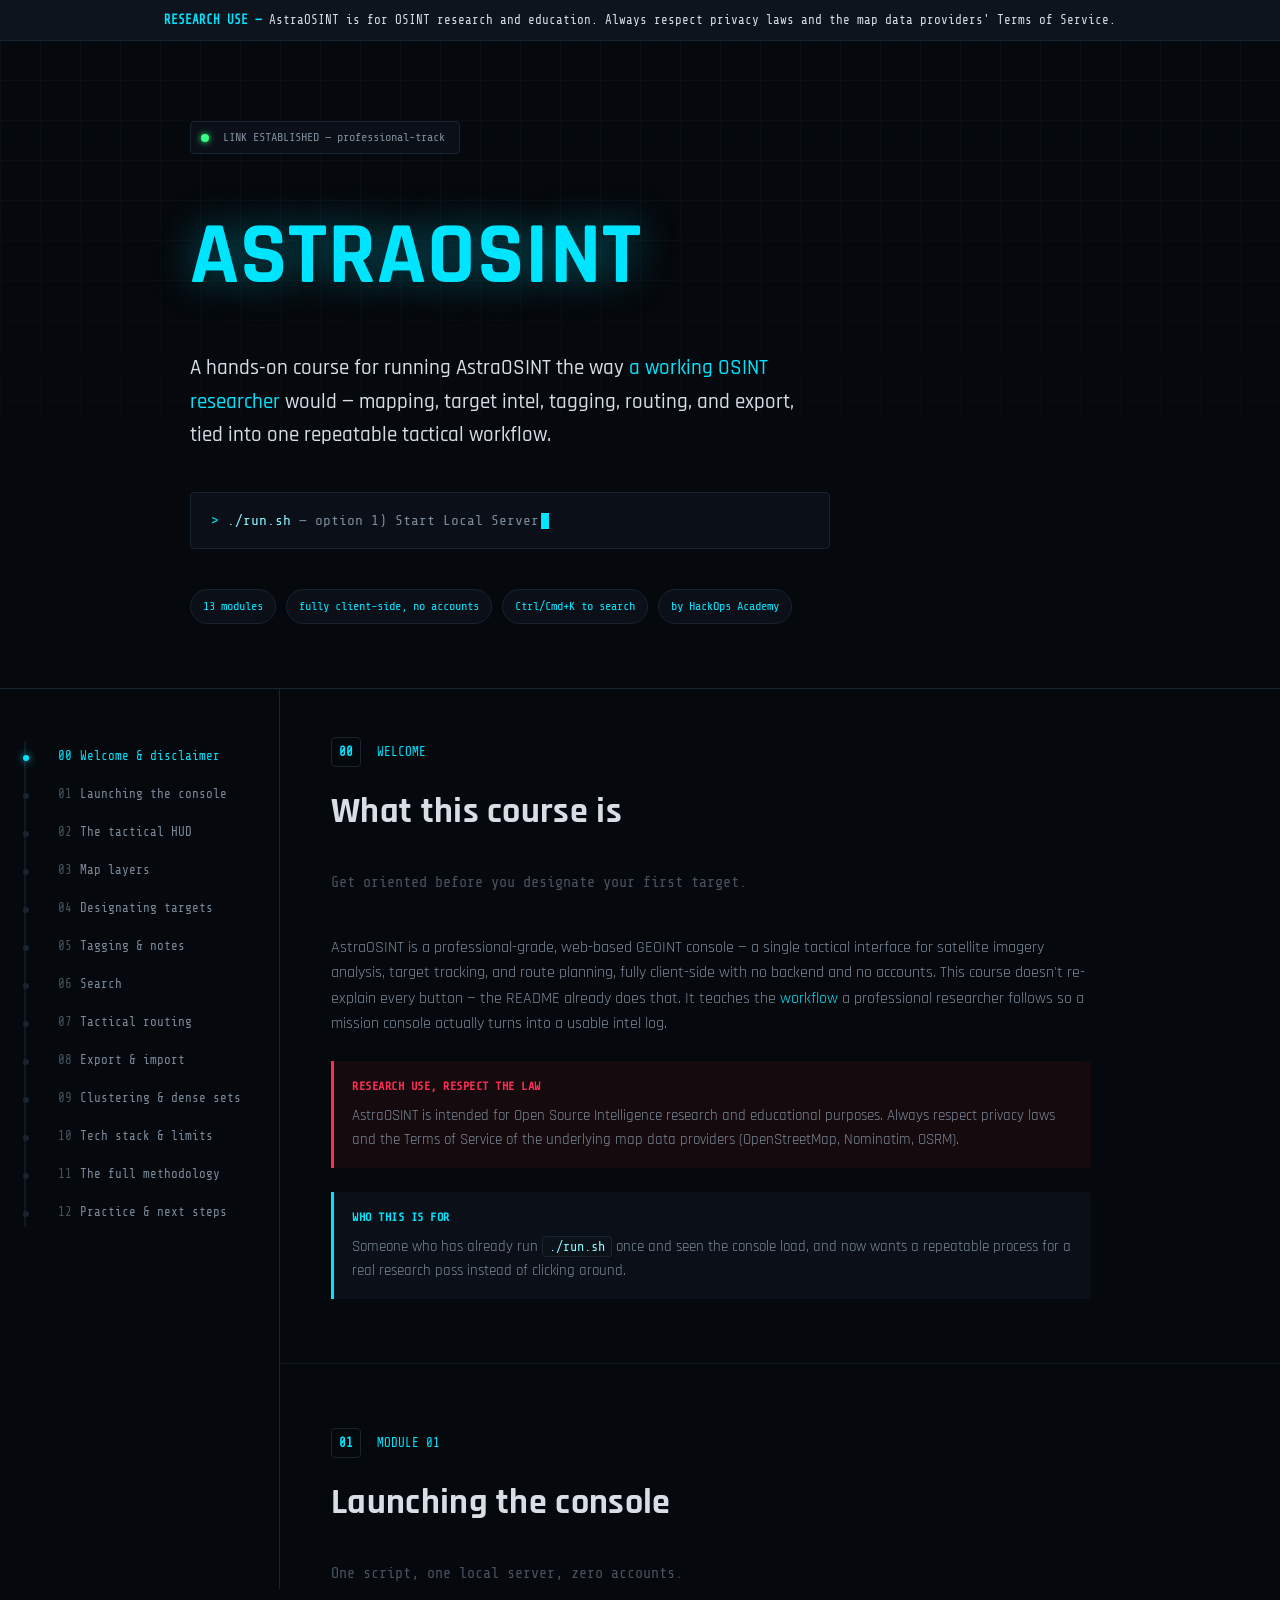
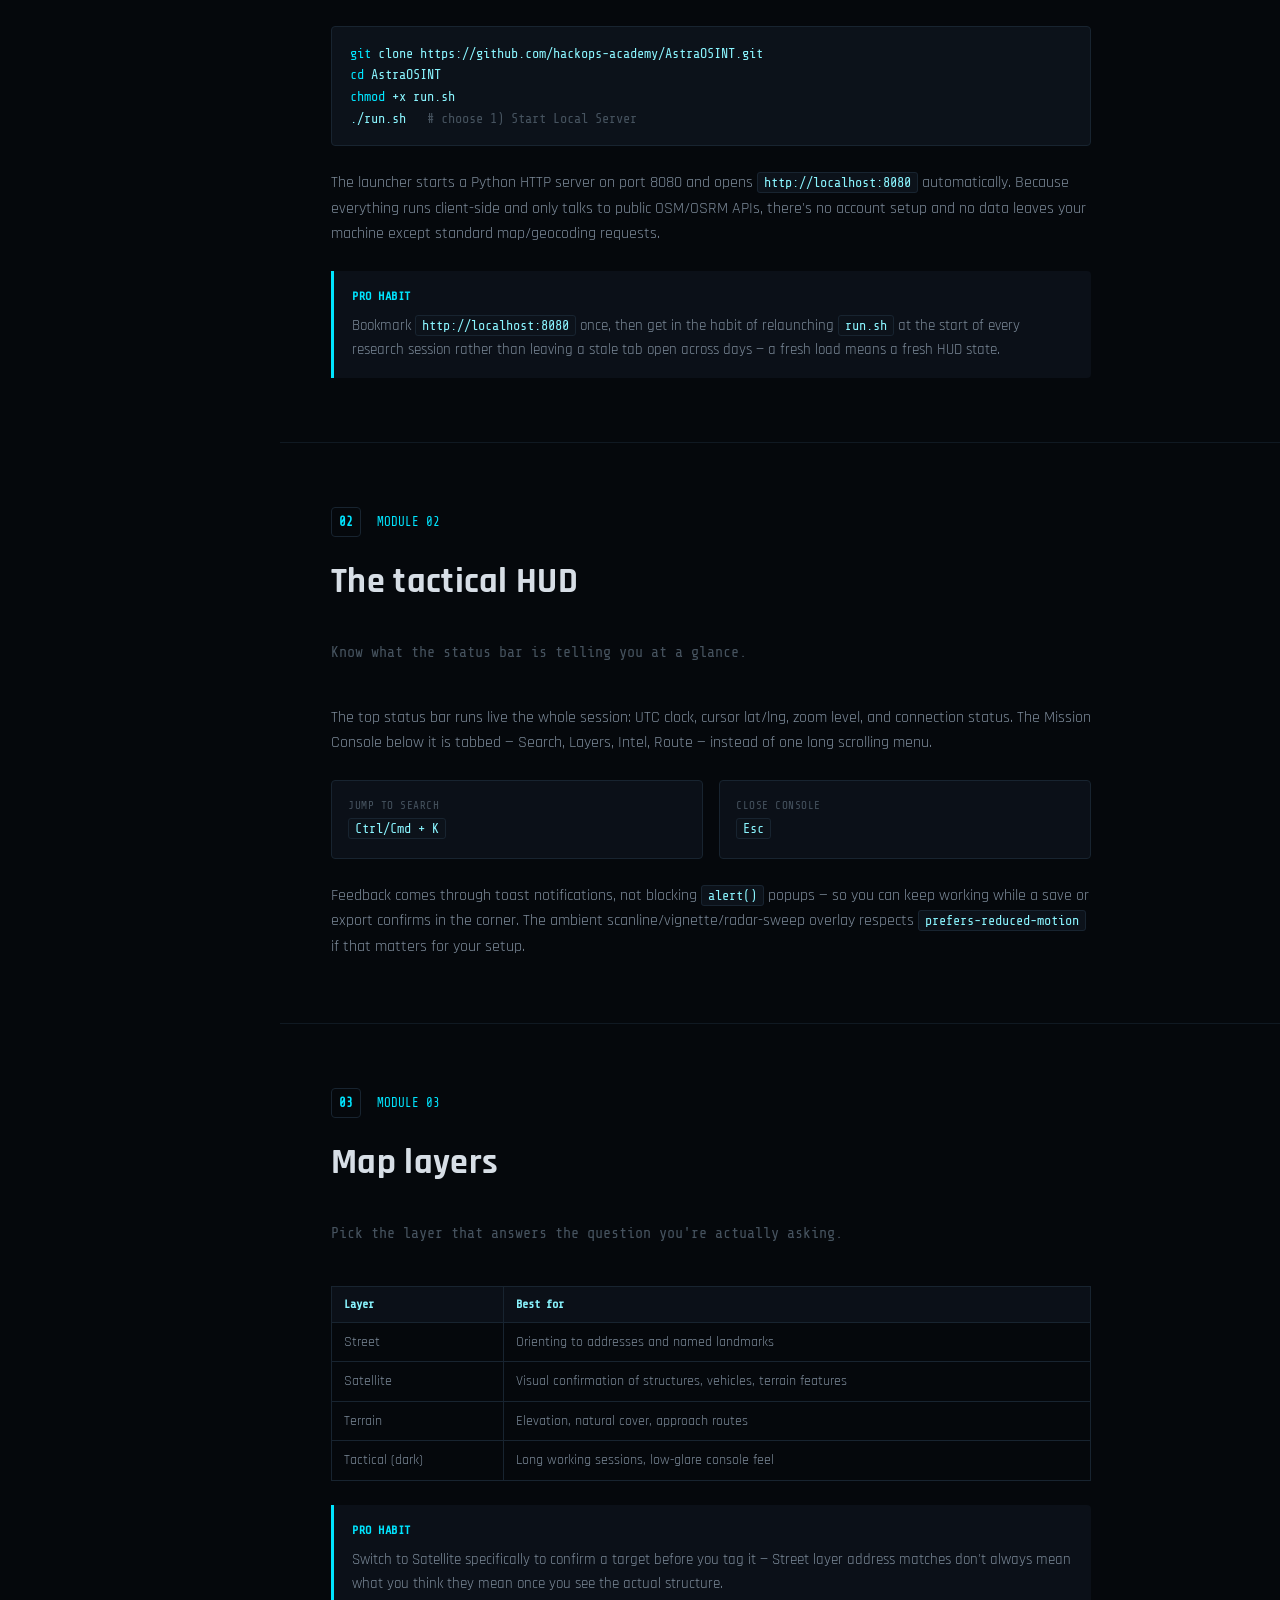
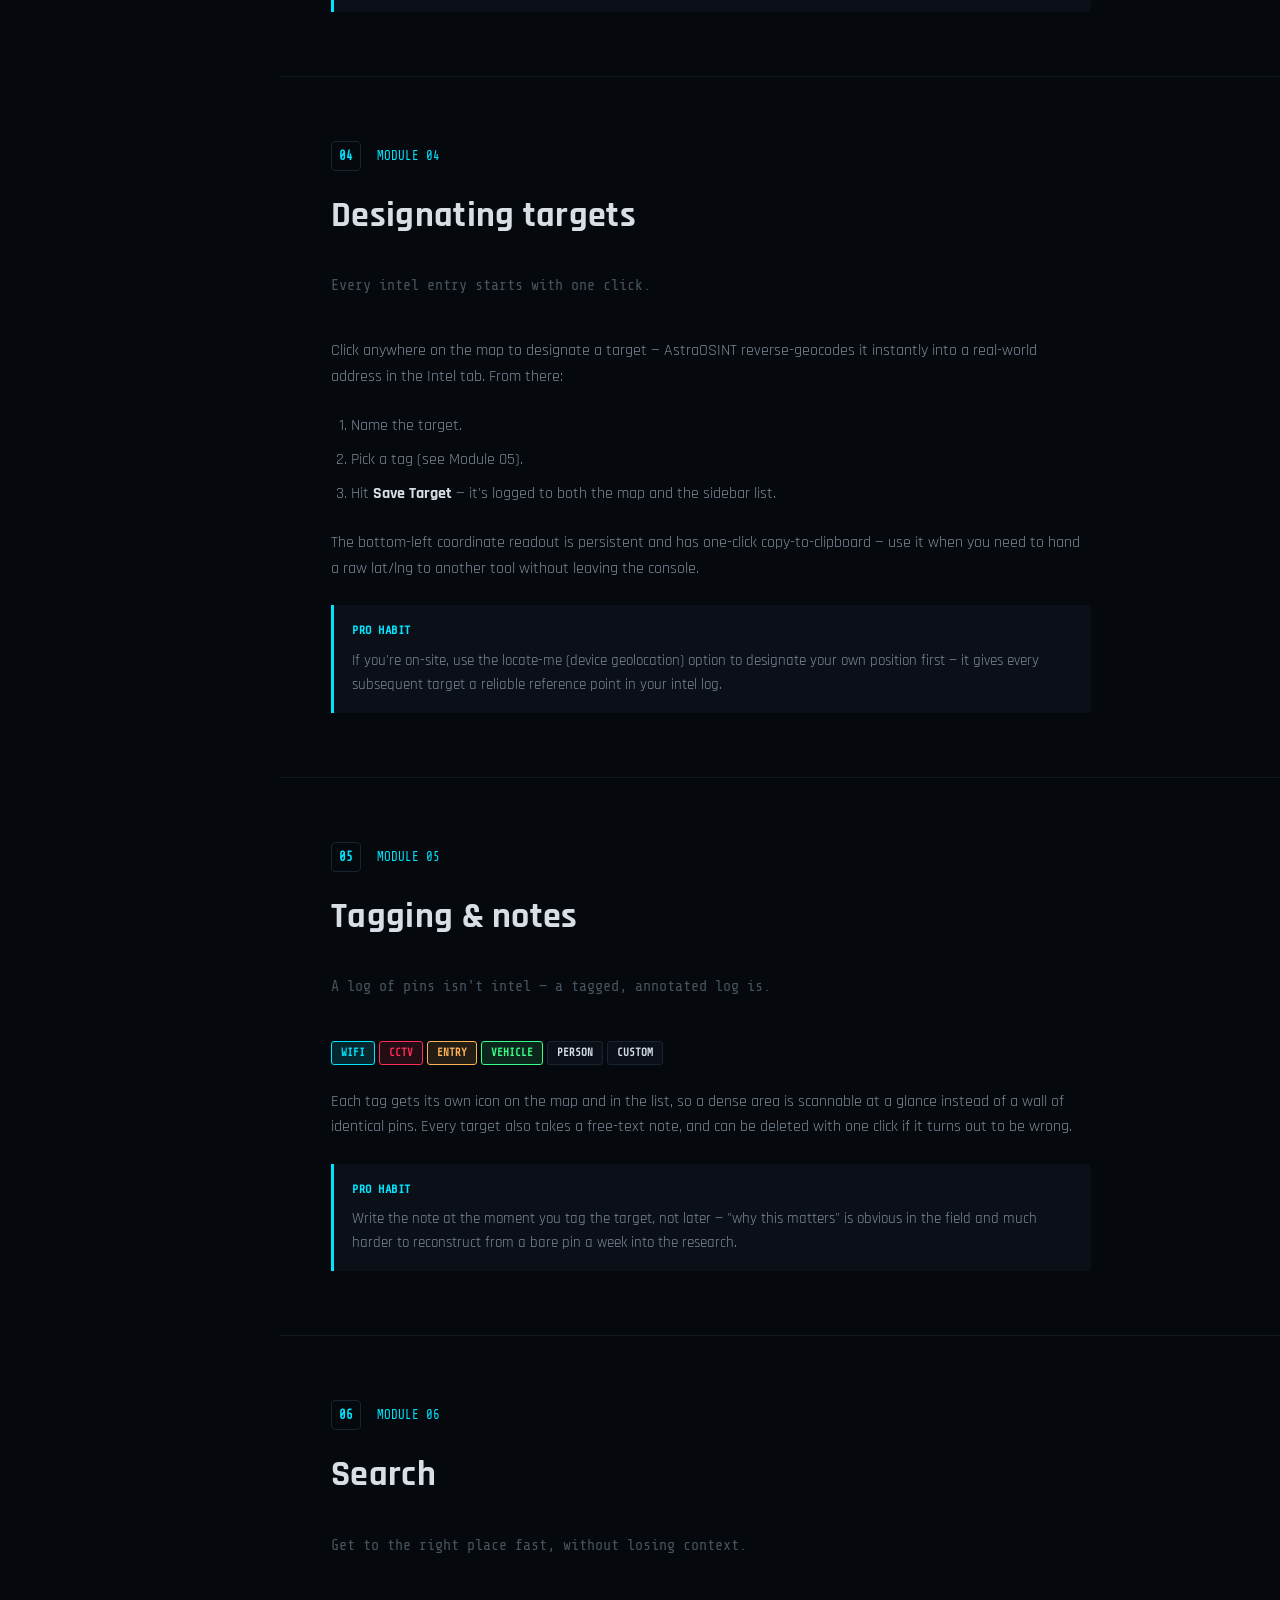
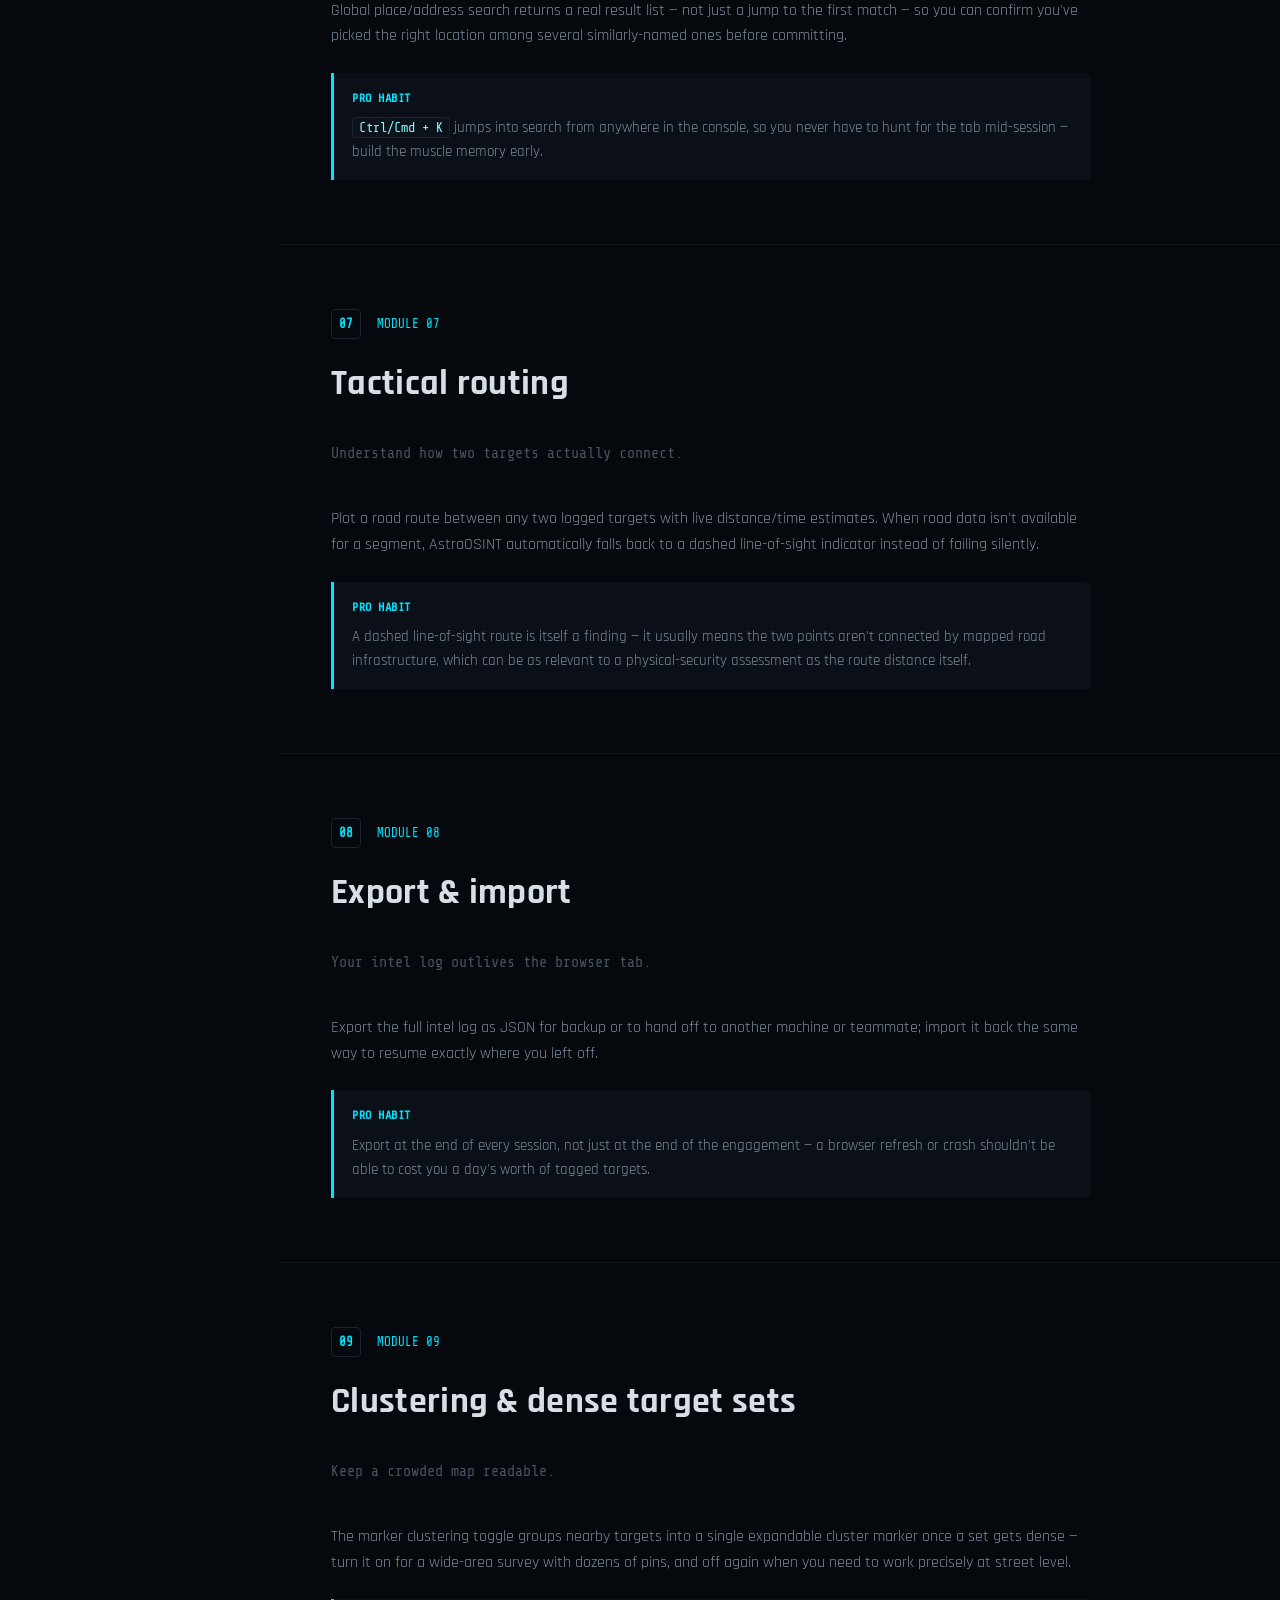
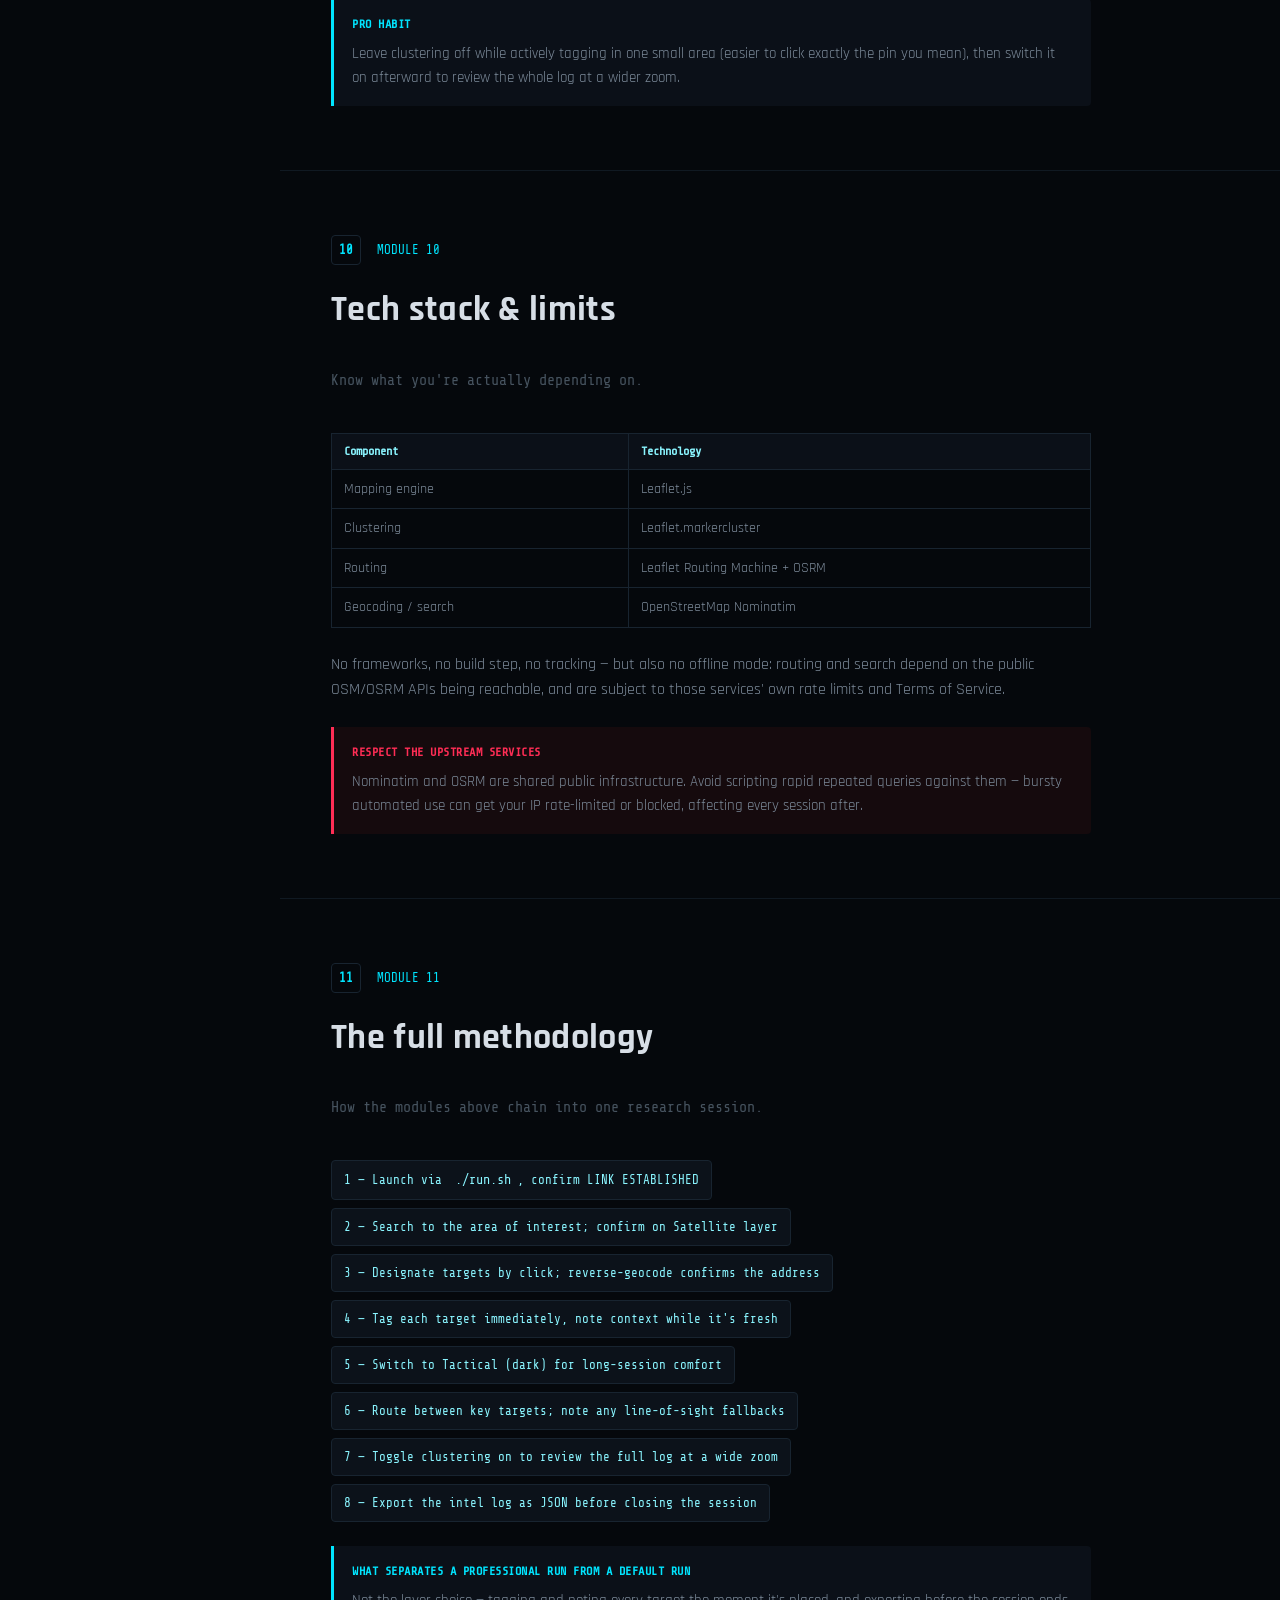
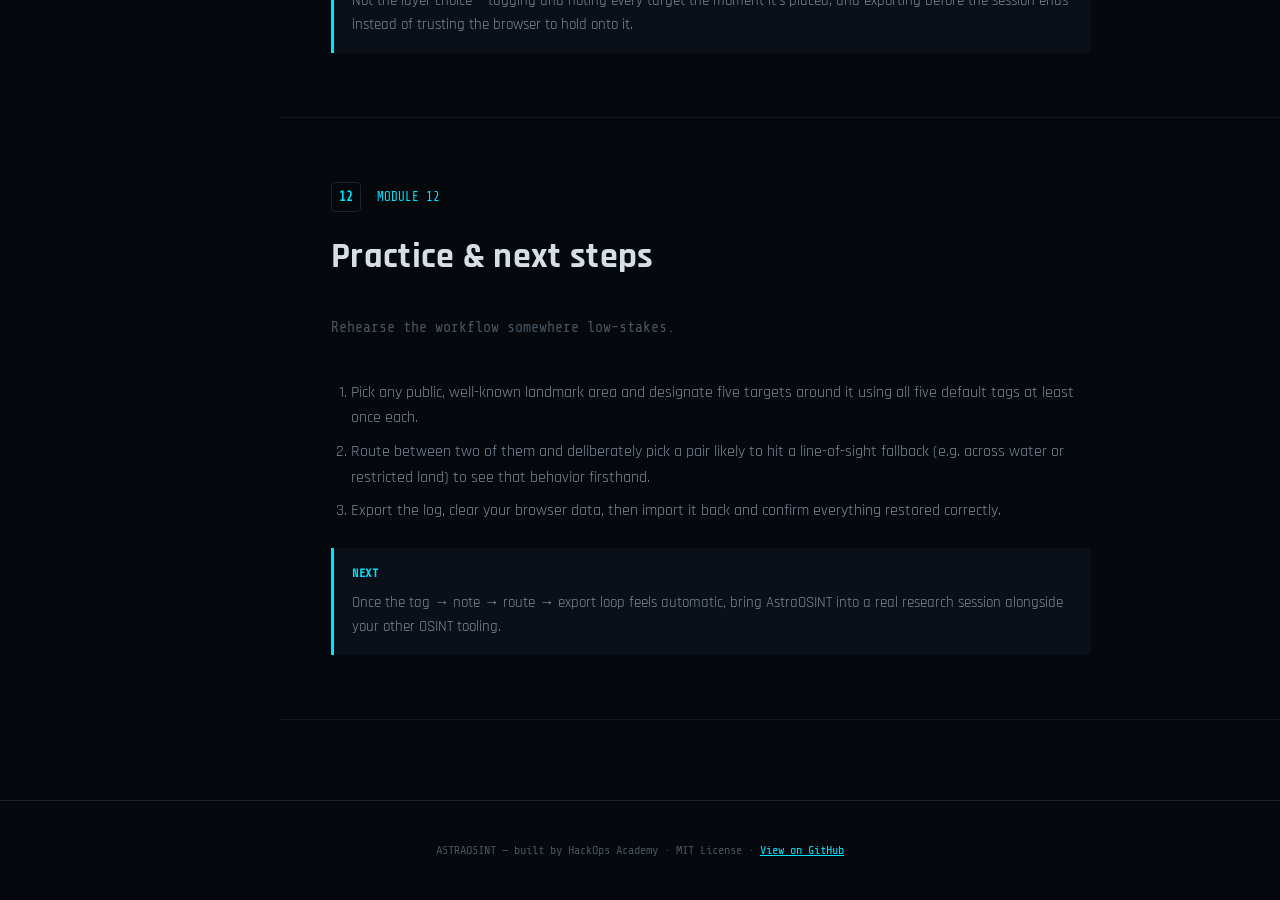
<file: docs/index.html>
<!DOCTYPE html>
<html lang="en">
<head>
<meta charset="UTF-8">
<meta name="viewport" content="width=device-width, initial-scale=1.0">
<title>AstraOSINT — Operate it like a professional</title>
<meta name="description" content="A hands-on course for running the AstraOSINT tactical GEOINT console like a professional OSINT researcher.">
<link rel="preconnect" href="https://fonts.googleapis.com">
<link rel="preconnect" href="https://fonts.gstatic.com" crossorigin>
<link href="https://fonts.googleapis.com/css2?family=Rajdhani:wght@500;600;700&family=Share+Tech+Mono&display=swap" rel="stylesheet">
<style>
  :root{
    --void:#05080c;
    --abyss:#0a0f16;
    --panel:#0b1018;
    --panel-2:#0d141d;
    --card:#0c121a;
    --line:#182430;
    --line-soft:#101922;
    --cyan:#00e5ff;
    --cyan-dim:rgba(0,229,255,.14);
    --cyan-glow:#8af5ff;
    --blood:#ff2d55;
    --amber:#ffb454;
    --green:#39ff88;
    --text:#d7dee6;
    --text-dim:#7c8a99;
    --text-faint:#46535f;
    --display:'Rajdhani', 'Segoe UI', sans-serif;
    --mono:'Share Tech Mono', 'JetBrains Mono', monospace;
    --sans:'Rajdhani', -apple-system, sans-serif;
    --sp-1:8px; --sp-2:16px; --sp-3:24px; --sp-4:32px; --sp-5:40px;
    --sp-6:48px; --sp-7:64px; --sp-8:80px;
    --content-w:760px;
  }
  *{box-sizing:border-box;}
  html{scroll-behavior:smooth;}
  body{
    margin:0;
    background:var(--void);
    color:var(--text-dim);
    font-family:var(--sans);
    font-size:16.5px;
    line-height:1.6;
    -webkit-font-smoothing:antialiased;
  }
  a{color:var(--cyan-glow);}
  ::selection{background:var(--cyan-dim);color:#fff;}

  .grid-bg{
    position:fixed;inset:0;z-index:0;pointer-events:none;
    background-image:
      linear-gradient(var(--line-soft) 1px, transparent 1px),
      linear-gradient(90deg, var(--line-soft) 1px, transparent 1px);
    background-size:40px 40px;
    opacity:.5;
    mask-image:linear-gradient(to bottom, black, transparent 85%);
  }

  .ethics{
    position:relative;z-index:2;
    background:#0d141d;
    border-bottom:1px solid var(--line);
    color:var(--cyan-glow);
    font-family:var(--mono);
    font-size:12.5px;
    padding:10px 24px;
    text-align:center;
  }
  .ethics b{color:var(--cyan);}
  .ethics span{color:var(--text);}

  header.hero{
    position:relative;z-index:1;
    overflow:hidden;
    padding:var(--sp-8) var(--sp-3) var(--sp-7);
    border-bottom:1px solid var(--line);
  }
  .hero-inner{max-width:900px;margin:0 auto;position:relative;z-index:3;}
  .term-chrome{
    display:inline-flex;align-items:center;gap:var(--sp-1);
    background:var(--panel);border:1px solid var(--line);
    border-radius:4px;padding:6px 14px 6px 10px;margin:0 0 var(--sp-4);
    font-family:var(--mono);font-size:12px;color:var(--text-dim);
  }
  .dot{width:8px;height:8px;border-radius:50%;display:inline-block;}
  .dot.g{background:var(--green);box-shadow:0 0 6px var(--green);}
  h1.wordmark{
    font-family:var(--display);font-weight:700;
    font-size:clamp(42px,8vw,88px);
    letter-spacing:1px;
    margin:0 0 var(--sp-3);
    color:var(--cyan);
    text-shadow:0 0 40px rgba(0,229,255,.4);
  }
  .hero p.lede{
    font-size:clamp(17px,2.2vw,21px);
    color:var(--text);
    max-width:640px;
    margin:0 0 var(--sp-5);
    font-weight:500;
  }
  .hero p.lede em{color:var(--cyan);font-style:normal;}
  .cmd-line{
    font-family:var(--mono);font-size:14.5px;
    background:var(--panel);border:1px solid var(--line);
    border-radius:4px;padding:var(--sp-2) 20px;max-width:640px;
    color:var(--cyan-glow);overflow-x:auto;white-space:nowrap;
  }
  .cmd-line .p{color:var(--cyan);}
  .cmd-line .c{color:var(--text-dim);}
  .cursor{display:inline-block;width:8px;height:16px;background:var(--cyan);vertical-align:middle;animation:blink 1.1s steps(1) infinite;margin-left:2px;}
  @keyframes blink{50%{opacity:0;}}

  .hero-badges{display:flex;flex-wrap:wrap;gap:var(--sp-1) 10px;margin-top:var(--sp-5);}
  .badge{
    font-family:var(--mono);font-size:12px;color:var(--cyan);
    border:1px solid var(--line);background:var(--panel);
    padding:7px 12px;border-radius:20px;
  }

  .layout{
    position:relative;z-index:1;
    display:grid;
    grid-template-columns:280px minmax(0,1fr);
    max-width:1280px;margin:0 auto;
  }
  nav.toc{
    position:sticky;top:0;align-self:start;
    height:100vh;overflow-y:auto;
    padding:48px 20px 48px 24px;
    border-right:1px solid var(--line);
  }
  nav.toc::-webkit-scrollbar{width:6px;}
  nav.toc::-webkit-scrollbar-thumb{background:var(--line);border-radius:3px;}
  .toc-track{position:relative;padding-left:18px;}
  .toc-crack{position:absolute;left:0;top:4px;bottom:4px;width:2px;background:var(--line-soft);}
  .toc-crack::after{
    content:"";position:absolute;left:0;top:0;width:100%;
    height:var(--progress,0%);
    background:linear-gradient(var(--cyan-glow), var(--cyan));
    box-shadow:0 0 8px var(--cyan);
    transition:height .15s linear;
  }
  .toc-item{
    display:block;position:relative;
    font-family:var(--mono);font-size:12.5px;
    color:var(--text-dim);text-decoration:none;
    padding:9px 0 9px 16px;
    transition:color .15s;
  }
  .toc-item .n{color:var(--text-faint);margin-right:8px;}
  .toc-item:hover{color:var(--cyan-glow);}
  .toc-item.active{color:var(--cyan);}
  .toc-item.active .n{color:var(--cyan);}
  .toc-item::before{
    content:"";position:absolute;left:-19px;top:18px;width:6px;height:6px;
    border-radius:50%;background:var(--line);
  }
  .toc-item.active::before{background:var(--cyan);box-shadow:0 0 8px var(--cyan);}

  main{padding:0 0 var(--sp-8);min-width:0;}
  .module{
    padding:var(--sp-7) clamp(24px,4vw,64px) var(--sp-7);
    border-bottom:1px solid var(--line-soft);
    scroll-margin-top:20px;
  }
  .module.m0{padding-top:var(--sp-6);}

  .module > * { margin-top:var(--sp-3); }
  .module > *:first-child { margin-top:0; }
  .module > *:last-child { margin-bottom:0 !important; }

  .module-eyebrow{
    font-family:var(--mono);font-size:12.5px;color:var(--cyan);
    display:flex;align-items:center;gap:var(--sp-2);
  }
  .module-eyebrow .num{
    display:inline-flex;align-items:center;justify-content:center;
    width:30px;height:30px;border:1px solid var(--line);border-radius:4px;
    color:var(--cyan);font-weight:700;
  }
  .module h2{
    font-family:var(--display);font-weight:700;font-size:clamp(26px,3.2vw,36px);
    color:var(--text);margin-top:var(--sp-2) !important;letter-spacing:.3px;
  }
  .module .goal{color:var(--text-faint);font-size:15px;max-width:var(--content-w);margin-top:var(--sp-1) !important;font-family:var(--mono);}
  .module .goal + *{margin-top:var(--sp-5) !important;}
  .module p{max-width:var(--content-w);font-size:16px;color:var(--text-dim);}
  .module ul, .module ol{max-width:var(--content-w);padding-left:20px;font-size:16px;color:var(--text-dim);}
  .module li{margin-bottom:var(--sp-1);}
  .module h3{
    font-family:var(--mono);font-size:15px;color:var(--cyan-glow);
    margin-top:var(--sp-5) !important;
  }
  .module h3 + *{margin-top:var(--sp-2) !important;}

  pre{
    background:var(--card);border:1px solid var(--line);
    border-radius:4px;padding:var(--sp-2) 18px;overflow-x:auto;
    font-family:var(--mono);font-size:13.5px;line-height:1.6;
    color:var(--cyan-glow);max-width:var(--content-w);position:relative;
  }
  pre .cm{color:var(--text-faint);}
  pre .kw{color:var(--cyan);}
  pre .str{color:var(--green);}
  code.inline{
    font-family:var(--mono);background:var(--card);border:1px solid var(--line);
    padding:2px 6px;border-radius:3px;font-size:13.5px;color:var(--cyan-glow);
  }

  .tip{
    max-width:var(--content-w);padding:var(--sp-2) 18px;
    border-left:3px solid var(--cyan);
    background:var(--panel);border-radius:0 4px 4px 0;
    font-size:15px;
  }
  .tip b{color:var(--cyan);font-family:var(--mono);font-size:12px;letter-spacing:.5px;display:block;margin-bottom:var(--sp-1);}

  .warn{
    max-width:var(--content-w);padding:var(--sp-2) 18px;
    border-left:3px solid var(--blood);
    background:#150a0d;border-radius:0 4px 4px 0;font-size:15px;
  }
  .warn b{color:var(--blood);font-family:var(--mono);font-size:12px;letter-spacing:.5px;display:block;margin-bottom:var(--sp-1);}

  table{border-collapse:collapse;max-width:var(--content-w);width:100%;font-size:14px;}
  th,td{border:1px solid var(--line);padding:8px 12px;text-align:left;}
  th{background:var(--panel);color:var(--cyan-glow);font-family:var(--mono);font-weight:600;font-size:12px;}
  td{color:var(--text-dim);}
  td code.inline, th code.inline{font-size:12.5px;}

  .flow{display:flex;flex-wrap:wrap;align-items:center;gap:var(--sp-1);max-width:var(--content-w);font-family:var(--mono);font-size:12.5px;}
  .flow .box{background:var(--card);border:1px solid var(--line);color:var(--cyan-glow);padding:8px 12px;border-radius:4px;}
  .flow .arrow{color:var(--text-faint);}

  .grid-2{display:grid;grid-template-columns:1fr 1fr;gap:var(--sp-2);max-width:var(--content-w);}
  @media (max-width:640px){.grid-2{grid-template-columns:1fr;}}
  .kv{background:var(--panel);border:1px solid var(--line);border-radius:4px;padding:var(--sp-2);}
  .kv .k{font-family:var(--mono);font-size:11px;color:var(--text-faint);letter-spacing:.5px;text-transform:uppercase;margin-bottom:4px;}
  .kv .v{color:var(--text);font-size:14.5px;}

  .tagchip{display:inline-block;padding:2px 9px;border-radius:3px;font-family:var(--mono);font-size:11px;font-weight:600;border:1px solid;}
  .tagchip.wifi{color:var(--cyan);border-color:var(--cyan);background:var(--cyan-dim);}
  .tagchip.cctv{color:var(--blood);border-color:var(--blood);background:rgba(255,45,85,.12);}
  .tagchip.entry{color:var(--amber);border-color:var(--amber);background:rgba(255,180,84,.12);}
  .tagchip.vehicle{color:var(--green);border-color:var(--green);background:rgba(57,255,136,.12);}
  .tagchip.person{color:var(--text);border-color:var(--line);background:var(--panel);}

  footer{
    position:relative;z-index:1;
    border-top:1px solid var(--line);
    padding:40px 24px;text-align:center;
    font-family:var(--mono);font-size:12px;color:var(--text-faint);
  }
  footer a{color:var(--cyan);}

  @media (max-width:900px){
    .layout{grid-template-columns:1fr;}
    nav.toc{
      position:sticky;top:0;height:auto;max-height:60px;overflow:hidden;
      display:flex;overflow-x:auto;padding:12px 16px;
      border-right:none;border-bottom:1px solid var(--line);
      background:var(--void);z-index:20;
      transition:max-height .2s ease;
    }
    nav.toc.open{max-height:70vh;overflow-y:auto;flex-direction:column;}
    .toc-track{padding-left:0;display:flex;gap:4px;flex-wrap:nowrap;}
    nav.toc.open .toc-track{flex-direction:column;}
    .toc-crack{display:none;}
    .toc-item{white-space:nowrap;border:1px solid var(--line);border-radius:16px;padding:6px 12px;}
    .toc-item::before{display:none;}
    nav.toc.open .toc-item{white-space:normal;border-radius:4px;}
  }
</style>
</head>
<body>
<div class="grid-bg"></div>

<div class="ethics">
  <b>RESEARCH USE —</b> <span>AstraOSINT is for OSINT research and education. Always respect privacy laws and the map data providers' Terms of Service.</span>
</div>

<header class="hero">
  <div class="hero-inner">
    <div class="term-chrome"><span class="dot g"></span>&nbsp;LINK ESTABLISHED — professional-track</div>
    <h1 class="wordmark">ASTRAOSINT</h1>
    <p class="lede">A hands-on course for running AstraOSINT the way <em>a working OSINT researcher</em> would — mapping, target intel, tagging, routing, and export, tied into one repeatable tactical workflow.</p>
    <div class="cmd-line"><span class="p">&gt;</span> ./run.sh <span class="c">— option 1) Start Local Server</span><span class="cursor"></span></div>
    <div class="hero-badges">
      <span class="badge">13 modules</span>
      <span class="badge">fully client-side, no accounts</span>
      <span class="badge">Ctrl/Cmd+K to search</span>
      <span class="badge">by HackOps Academy</span>
    </div>
  </div>
</header>

<div class="layout">
  <nav class="toc" id="toc">
    <div class="toc-track">
      <div class="toc-crack" id="crack"></div>
      <a class="toc-item" data-target="m0"><span class="n">00</span>Welcome &amp; disclaimer</a>
      <a class="toc-item" data-target="m1"><span class="n">01</span>Launching the console</a>
      <a class="toc-item" data-target="m2"><span class="n">02</span>The tactical HUD</a>
      <a class="toc-item" data-target="m3"><span class="n">03</span>Map layers</a>
      <a class="toc-item" data-target="m4"><span class="n">04</span>Designating targets</a>
      <a class="toc-item" data-target="m5"><span class="n">05</span>Tagging &amp; notes</a>
      <a class="toc-item" data-target="m6"><span class="n">06</span>Search</a>
      <a class="toc-item" data-target="m7"><span class="n">07</span>Tactical routing</a>
      <a class="toc-item" data-target="m8"><span class="n">08</span>Export &amp; import</a>
      <a class="toc-item" data-target="m9"><span class="n">09</span>Clustering &amp; dense sets</a>
      <a class="toc-item" data-target="m10"><span class="n">10</span>Tech stack &amp; limits</a>
      <a class="toc-item" data-target="m11"><span class="n">11</span>The full methodology</a>
      <a class="toc-item" data-target="m12"><span class="n">12</span>Practice &amp; next steps</a>
    </div>
  </nav>

  <main>

    <section class="module m0" id="m0">
      <div class="module-eyebrow"><span class="num">00</span>WELCOME</div>
      <h2>What this course is</h2>
      <p class="goal">Get oriented before you designate your first target.</p>
      <p>AstraOSINT is a professional-grade, web-based GEOINT console — a single tactical interface for satellite imagery analysis, target tracking, and route planning, fully client-side with no backend and no accounts. This course doesn't re-explain every button — the README already does that. It teaches the <em style="color:var(--cyan);font-style:normal">workflow</em> a professional researcher follows so a mission console actually turns into a usable intel log.</p>
      <div class="warn">
        <b>RESEARCH USE, RESPECT THE LAW</b>
        AstraOSINT is intended for Open Source Intelligence research and educational purposes. Always respect privacy laws and the Terms of Service of the underlying map data providers (OpenStreetMap, Nominatim, OSRM).
      </div>
      <div class="tip"><b>WHO THIS IS FOR</b>Someone who has already run <code class="inline">./run.sh</code> once and seen the console load, and now wants a repeatable process for a real research pass instead of clicking around.</div>
    </section>

    <section class="module" id="m1">
      <div class="module-eyebrow"><span class="num">01</span>MODULE 01</div>
      <h2>Launching the console</h2>
      <p class="goal">One script, one local server, zero accounts.</p>
      <pre><span class="kw">git</span> clone https://github.com/hackops-academy/AstraOSINT.git
<span class="kw">cd</span> AstraOSINT
<span class="kw">chmod</span> +x run.sh
./run.sh   <span class="cm"># choose 1) Start Local Server</span></pre>
      <p>The launcher starts a Python HTTP server on port 8080 and opens <code class="inline">http://localhost:8080</code> automatically. Because everything runs client-side and only talks to public OSM/OSRM APIs, there's no account setup and no data leaves your machine except standard map/geocoding requests.</p>
      <div class="tip"><b>PRO HABIT</b>Bookmark <code class="inline">http://localhost:8080</code> once, then get in the habit of relaunching <code class="inline">run.sh</code> at the start of every research session rather than leaving a stale tab open across days — a fresh load means a fresh HUD state.</div>
    </section>

    <section class="module" id="m2">
      <div class="module-eyebrow"><span class="num">02</span>MODULE 02</div>
      <h2>The tactical HUD</h2>
      <p class="goal">Know what the status bar is telling you at a glance.</p>
      <p>The top status bar runs live the whole session: UTC clock, cursor lat/lng, zoom level, and connection status. The Mission Console below it is tabbed — Search, Layers, Intel, Route — instead of one long scrolling menu.</p>
      <div class="grid-2">
        <div class="kv"><div class="k">Jump to search</div><div class="v"><code class="inline">Ctrl/Cmd + K</code></div></div>
        <div class="kv"><div class="k">Close console</div><div class="v"><code class="inline">Esc</code></div></div>
      </div>
      <p>Feedback comes through toast notifications, not blocking <code class="inline">alert()</code> popups — so you can keep working while a save or export confirms in the corner. The ambient scanline/vignette/radar-sweep overlay respects <code class="inline">prefers-reduced-motion</code> if that matters for your setup.</p>
    </section>

    <section class="module" id="m3">
      <div class="module-eyebrow"><span class="num">03</span>MODULE 03</div>
      <h2>Map layers</h2>
      <p class="goal">Pick the layer that answers the question you're actually asking.</p>
      <table>
        <tr><th>Layer</th><th>Best for</th></tr>
        <tr><td>Street</td><td>Orienting to addresses and named landmarks</td></tr>
        <tr><td>Satellite</td><td>Visual confirmation of structures, vehicles, terrain features</td></tr>
        <tr><td>Terrain</td><td>Elevation, natural cover, approach routes</td></tr>
        <tr><td>Tactical (dark)</td><td>Long working sessions, low-glare console feel</td></tr>
      </table>
      <div class="tip"><b>PRO HABIT</b>Switch to Satellite specifically to confirm a target before you tag it — Street layer address matches don't always mean what you think they mean once you see the actual structure.</div>
    </section>

    <section class="module" id="m4">
      <div class="module-eyebrow"><span class="num">04</span>MODULE 04</div>
      <h2>Designating targets</h2>
      <p class="goal">Every intel entry starts with one click.</p>
      <p>Click anywhere on the map to designate a target — AstraOSINT reverse-geocodes it instantly into a real-world address in the Intel tab. From there:</p>
      <ol>
        <li>Name the target.</li>
        <li>Pick a tag (see Module 05).</li>
        <li>Hit <b style="color:var(--text);">Save Target</b> — it's logged to both the map and the sidebar list.</li>
      </ol>
      <p>The bottom-left coordinate readout is persistent and has one-click copy-to-clipboard — use it when you need to hand a raw lat/lng to another tool without leaving the console.</p>
      <div class="tip"><b>PRO HABIT</b>If you're on-site, use the locate-me (device geolocation) option to designate your own position first — it gives every subsequent target a reliable reference point in your intel log.</div>
    </section>

    <section class="module" id="m5">
      <div class="module-eyebrow"><span class="num">05</span>MODULE 05</div>
      <h2>Tagging &amp; notes</h2>
      <p class="goal">A log of pins isn't intel — a tagged, annotated log is.</p>
      <p>
        <span class="tagchip wifi">WIFI</span>
        <span class="tagchip cctv">CCTV</span>
        <span class="tagchip entry">ENTRY</span>
        <span class="tagchip vehicle">VEHICLE</span>
        <span class="tagchip person">PERSON</span>
        <span class="tagchip person">CUSTOM</span>
      </p>
      <p>Each tag gets its own icon on the map and in the list, so a dense area is scannable at a glance instead of a wall of identical pins. Every target also takes a free-text note, and can be deleted with one click if it turns out to be wrong.</p>
      <div class="tip"><b>PRO HABIT</b>Write the note at the moment you tag the target, not later — "why this matters" is obvious in the field and much harder to reconstruct from a bare pin a week into the research.</div>
    </section>

    <section class="module" id="m6">
      <div class="module-eyebrow"><span class="num">06</span>MODULE 06</div>
      <h2>Search</h2>
      <p class="goal">Get to the right place fast, without losing context.</p>
      <p>Global place/address search returns a real result list — not just a jump to the first match — so you can confirm you've picked the right location among several similarly-named ones before committing.</p>
      <div class="tip"><b>PRO HABIT</b><code class="inline">Ctrl/Cmd + K</code> jumps into search from anywhere in the console, so you never have to hunt for the tab mid-session — build the muscle memory early.</div>
    </section>

    <section class="module" id="m7">
      <div class="module-eyebrow"><span class="num">07</span>MODULE 07</div>
      <h2>Tactical routing</h2>
      <p class="goal">Understand how two targets actually connect.</p>
      <p>Plot a road route between any two logged targets with live distance/time estimates. When road data isn't available for a segment, AstraOSINT automatically falls back to a dashed line-of-sight indicator instead of failing silently.</p>
      <div class="tip"><b>PRO HABIT</b>A dashed line-of-sight route is itself a finding — it usually means the two points aren't connected by mapped road infrastructure, which can be as relevant to a physical-security assessment as the route distance itself.</div>
    </section>

    <section class="module" id="m8">
      <div class="module-eyebrow"><span class="num">08</span>MODULE 08</div>
      <h2>Export &amp; import</h2>
      <p class="goal">Your intel log outlives the browser tab.</p>
      <p>Export the full intel log as JSON for backup or to hand off to another machine or teammate; import it back the same way to resume exactly where you left off.</p>
      <div class="tip"><b>PRO HABIT</b>Export at the end of every session, not just at the end of the engagement — a browser refresh or crash shouldn't be able to cost you a day's worth of tagged targets.</div>
    </section>

    <section class="module" id="m9">
      <div class="module-eyebrow"><span class="num">09</span>MODULE 09</div>
      <h2>Clustering &amp; dense target sets</h2>
      <p class="goal">Keep a crowded map readable.</p>
      <p>The marker clustering toggle groups nearby targets into a single expandable cluster marker once a set gets dense — turn it on for a wide-area survey with dozens of pins, and off again when you need to work precisely at street level.</p>
      <div class="tip"><b>PRO HABIT</b>Leave clustering off while actively tagging in one small area (easier to click exactly the pin you mean), then switch it on afterward to review the whole log at a wider zoom.</div>
    </section>

    <section class="module" id="m10">
      <div class="module-eyebrow"><span class="num">10</span>MODULE 10</div>
      <h2>Tech stack &amp; limits</h2>
      <p class="goal">Know what you're actually depending on.</p>
      <table>
        <tr><th>Component</th><th>Technology</th></tr>
        <tr><td>Mapping engine</td><td>Leaflet.js</td></tr>
        <tr><td>Clustering</td><td>Leaflet.markercluster</td></tr>
        <tr><td>Routing</td><td>Leaflet Routing Machine + OSRM</td></tr>
        <tr><td>Geocoding / search</td><td>OpenStreetMap Nominatim</td></tr>
      </table>
      <p>No frameworks, no build step, no tracking — but also no offline mode: routing and search depend on the public OSM/OSRM APIs being reachable, and are subject to those services' own rate limits and Terms of Service.</p>
      <div class="warn"><b>RESPECT THE UPSTREAM SERVICES</b>Nominatim and OSRM are shared public infrastructure. Avoid scripting rapid repeated queries against them — bursty automated use can get your IP rate-limited or blocked, affecting every session after.</div>
    </section>

    <section class="module" id="m11">
      <div class="module-eyebrow"><span class="num">11</span>MODULE 11</div>
      <h2>The full methodology</h2>
      <p class="goal">How the modules above chain into one research session.</p>
      <div class="flow" style="flex-direction:column;align-items:flex-start;">
        <div class="box">1 — Launch via <code class="inline" style="background:transparent;border:none;">./run.sh</code>, confirm LINK ESTABLISHED</div>
        <div class="box">2 — Search to the area of interest; confirm on Satellite layer</div>
        <div class="box">3 — Designate targets by click; reverse-geocode confirms the address</div>
        <div class="box">4 — Tag each target immediately, note context while it's fresh</div>
        <div class="box">5 — Switch to Tactical (dark) for long-session comfort</div>
        <div class="box">6 — Route between key targets; note any line-of-sight fallbacks</div>
        <div class="box">7 — Toggle clustering on to review the full log at a wide zoom</div>
        <div class="box">8 — Export the intel log as JSON before closing the session</div>
      </div>
      <div class="tip"><b>WHAT SEPARATES A PROFESSIONAL RUN FROM A DEFAULT RUN</b>Not the layer choice — tagging and noting every target the moment it's placed, and exporting before the session ends instead of trusting the browser to hold onto it.</div>
    </section>

    <section class="module" id="m12">
      <div class="module-eyebrow"><span class="num">12</span>MODULE 12</div>
      <h2>Practice &amp; next steps</h2>
      <p class="goal">Rehearse the workflow somewhere low-stakes.</p>
      <ol>
        <li>Pick any public, well-known landmark area and designate five targets around it using all five default tags at least once each.</li>
        <li>Route between two of them and deliberately pick a pair likely to hit a line-of-sight fallback (e.g. across water or restricted land) to see that behavior firsthand.</li>
        <li>Export the log, clear your browser data, then import it back and confirm everything restored correctly.</li>
      </ol>
      <div class="tip"><b>NEXT</b>Once the tag → note → route → export loop feels automatic, bring AstraOSINT into a real research session alongside your other OSINT tooling.</div>
    </section>

  </main>
</div>

<footer>
  ASTRAOSINT — built by HackOps Academy · MIT License · <a href="https://github.com/hackops-academy/AstraOSINT">View on GitHub</a>
</footer>

<script>
(function(){
  var items = Array.prototype.slice.call(document.querySelectorAll('.toc-item'));
  var sections = items.map(function(i){ return document.getElementById(i.dataset.target); });
  var crack = document.getElementById('crack');

  items.forEach(function(item){
    item.addEventListener('click', function(e){
      e.preventDefault();
      var target = document.getElementById(item.dataset.target);
      if(target){ target.scrollIntoView({behavior:'smooth', block:'start'}); }
      var toc = document.getElementById('toc');
      toc.classList.remove('open');
    });
  });

  function onScroll(){
    var y = window.scrollY + 120;
    var activeIdx = 0;
    for(var i=0;i<sections.length;i++){
      if(sections[i] && sections[i].offsetTop <= y){ activeIdx = i; }
    }
    items.forEach(function(it,idx){ it.classList.toggle('active', idx===activeIdx); });

    var doc = document.documentElement;
    var pct = (window.scrollY) / (doc.scrollHeight - window.innerHeight) * 100;
    crack.style.setProperty('--progress', Math.min(100, Math.max(0,pct)) + '%');
  }
  document.addEventListener('scroll', onScroll, {passive:true});
  onScroll();

  var toc = document.getElementById('toc');
  if(window.matchMedia('(max-width:900px)').matches){
    toc.addEventListener('click', function(e){
      if(e.target === toc){ toc.classList.toggle('open'); }
    });
  }
})();
</script>
</body>
</html>
</file>
